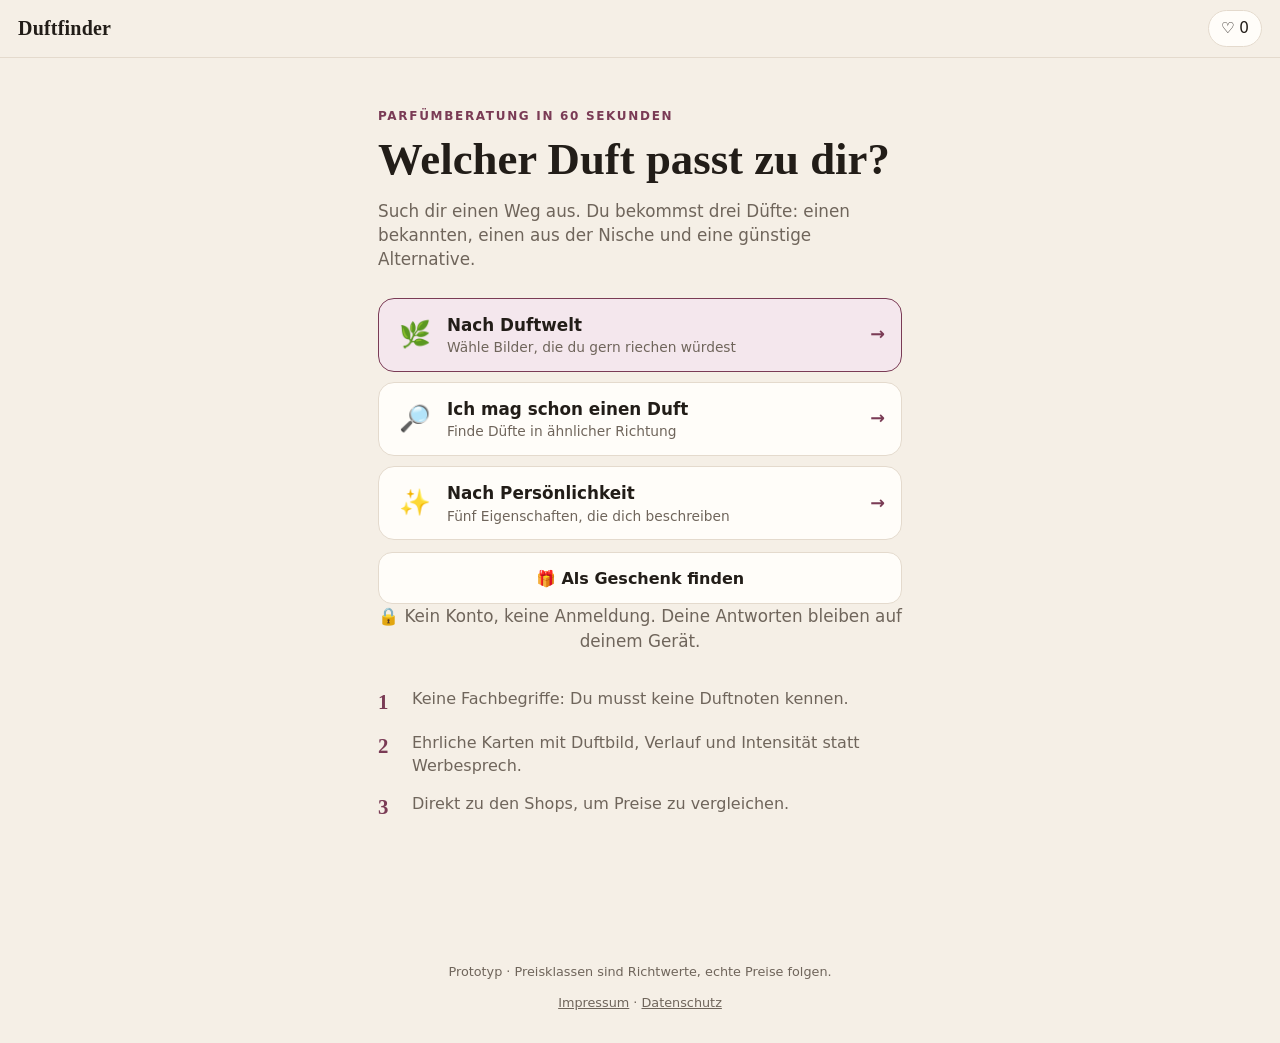
<file: index.html>
<!DOCTYPE html>
<html lang="de">
<head>
  <meta charset="utf-8">
  <meta name="viewport" content="width=device-width, initial-scale=1, viewport-fit=cover">
  <title>Duftfinder – Welcher Duft passt zu dir?</title>
  <meta name="description" content="Finde in 60 Sekunden das Parfüm, das zu deinem Charakter, Anlass und Budget passt.">
  <meta name="theme-color" content="#f5efe6" media="(prefers-color-scheme: light)">
  <meta name="theme-color" content="#15120f" media="(prefers-color-scheme: dark)">
  <meta name="color-scheme" content="light dark">
  <link rel="manifest" href="manifest.json">
  <link rel="icon" href="icon-192.png" type="image/png">
  <link rel="apple-touch-icon" href="apple-touch-icon.png">
  <meta name="apple-mobile-web-app-capable" content="yes">
  <meta name="apple-mobile-web-app-status-bar-style" content="default">
  <meta name="apple-mobile-web-app-title" content="Duftfinder">
  <link rel="stylesheet" href="style.css">
</head>
<body>
  <header class="topbar">
    <button class="brand" data-action="home" aria-label="Zur Startseite">Duftfinder</button>
    <button class="saved-link" data-action="merkliste" aria-label="Merkliste öffnen">♡ <span id="saved-count">0</span></button>
  </header>

  <main id="app" aria-live="polite"></main>

  <footer class="footer">
    <p>Prototyp · Preisklassen sind Richtwerte, echte Preise folgen.</p>
    <p><a href="impressum.html">Impressum</a> · <a href="datenschutz.html">Datenschutz</a></p>
  </footer>

  <script src="data.js"></script>
  <script src="duftbilder.js"></script>
  <script src="match.js"></script>
  <script src="app.js"></script>
  <script>
    if ("serviceWorker" in navigator && location.protocol === "https:") {
      navigator.serviceWorker.register("sw.js").catch(() => {});
    }
  </script>
</body>
</html>
</file>
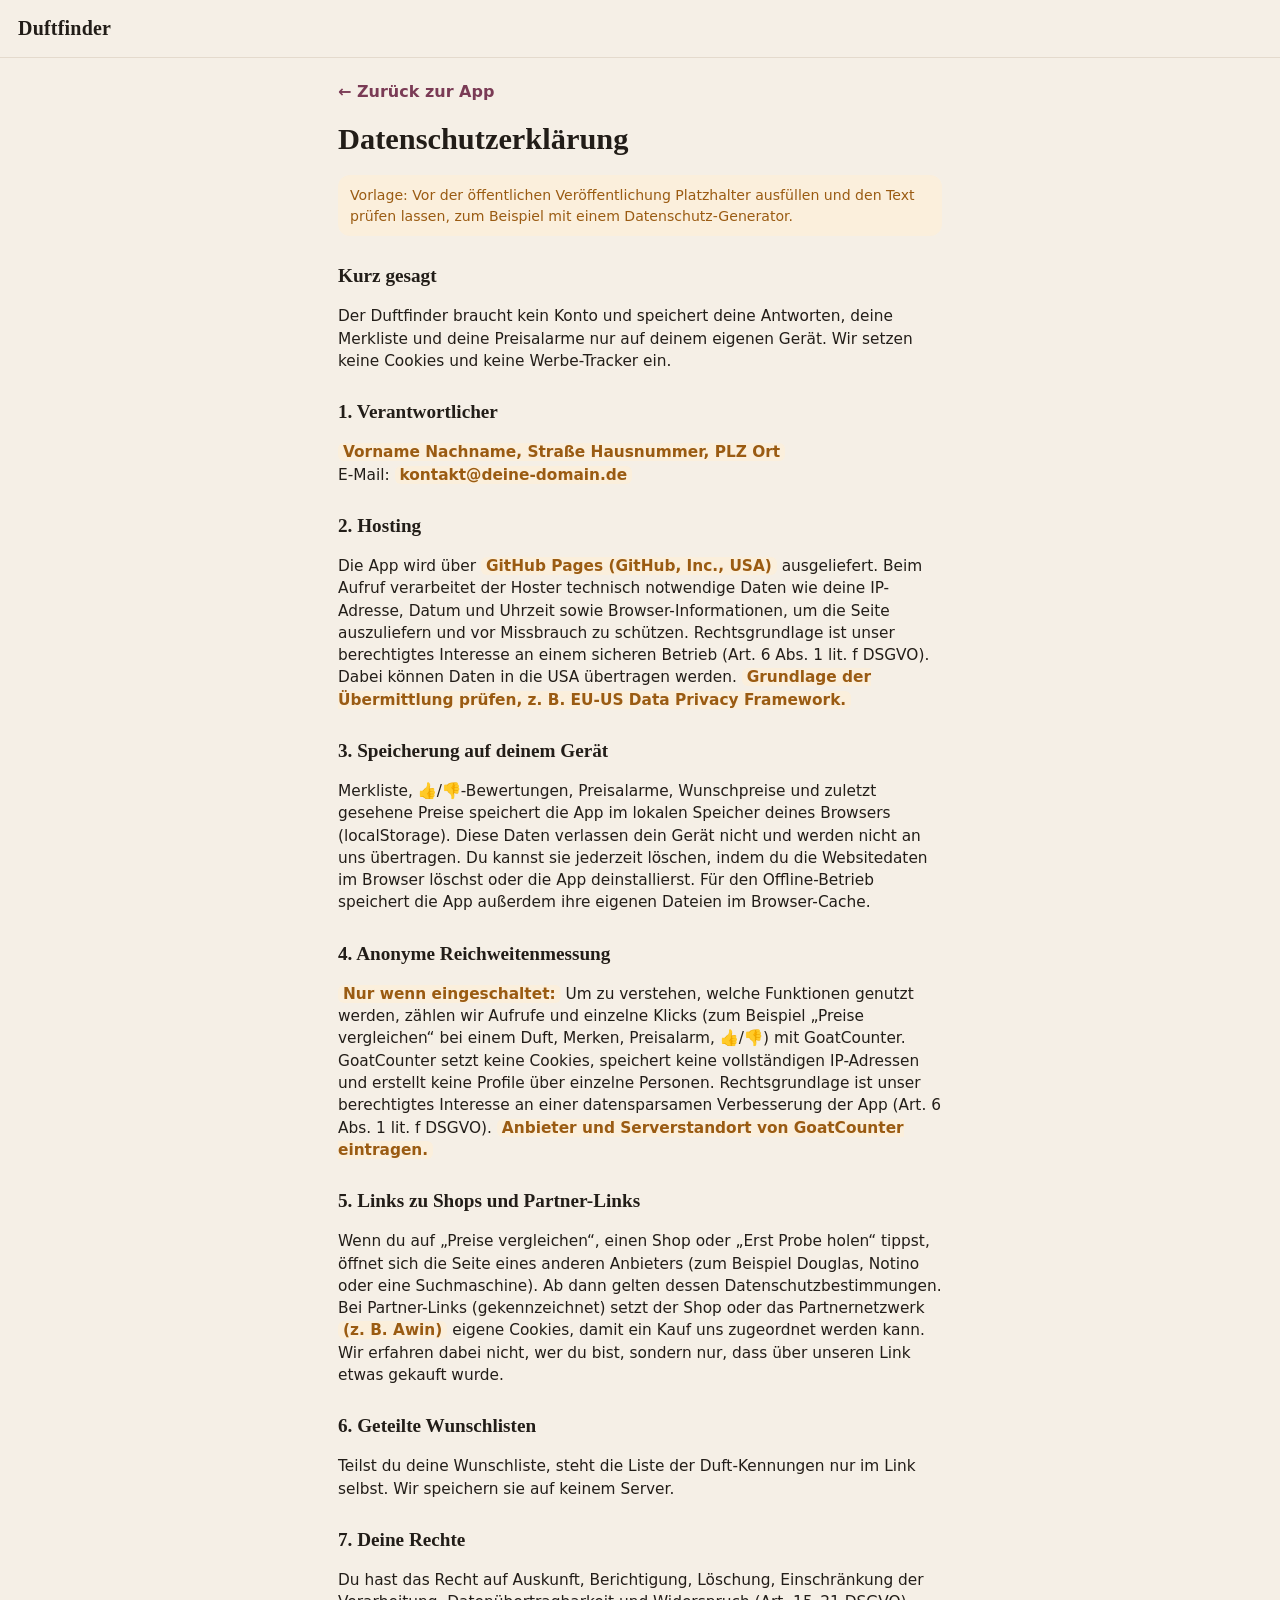
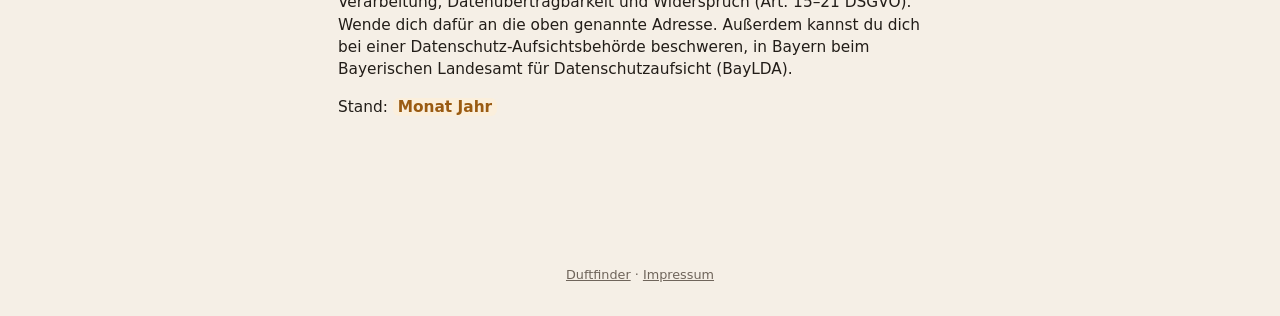
<file: datenschutz.html>
<!DOCTYPE html>
<html lang="de">
<head>
  <meta charset="utf-8">
  <meta name="viewport" content="width=device-width, initial-scale=1, viewport-fit=cover">
  <title>Datenschutz – Duftfinder</title>
  <meta name="robots" content="noindex">
  <meta name="color-scheme" content="light dark">
  <link rel="icon" href="icon-192.png" type="image/png">
  <link rel="stylesheet" href="style.css">
</head>
<body>
  <header class="topbar"><a class="brand" href="./" style="text-decoration:none;color:inherit">Duftfinder</a></header>
  <main class="rechtstext">
    <a class="zurueck" href="./">← Zurück zur App</a>
    <h1>Datenschutzerklärung</h1>

    <!-- VOR DER VERÖFFENTLICHUNG: Platzhalter ausfüllen, Text prüfen (z. B. mit einem Datenschutz-Generator) und diesen Hinweis-Kasten löschen. -->
    <p class="hinweis">Vorlage: Vor der öffentlichen Veröffentlichung Platzhalter ausfüllen und den Text prüfen lassen, zum Beispiel mit einem Datenschutz-Generator.</p>

    <h2>Kurz gesagt</h2>
    <p>Der Duftfinder braucht kein Konto und speichert deine Antworten, deine Merkliste und deine Preisalarme nur auf deinem eigenen Gerät. Wir setzen keine Cookies und keine Werbe-Tracker ein.</p>

    <h2>1. Verantwortlicher</h2>
    <p><span class="platzhalter">Vorname Nachname, Straße Hausnummer, PLZ Ort</span><br>
    E-Mail: <span class="platzhalter">kontakt@deine-domain.de</span></p>

    <h2>2. Hosting</h2>
    <p>Die App wird über <span class="platzhalter">GitHub Pages (GitHub, Inc., USA)</span> ausgeliefert. Beim Aufruf verarbeitet der Hoster technisch notwendige Daten wie deine IP-Adresse, Datum und Uhrzeit sowie Browser-Informationen, um die Seite auszuliefern und vor Missbrauch zu schützen. Rechtsgrundlage ist unser berechtigtes Interesse an einem sicheren Betrieb (Art. 6 Abs. 1 lit. f DSGVO). Dabei können Daten in die USA übertragen werden. <span class="platzhalter">Grundlage der Übermittlung prüfen, z. B. EU-US Data Privacy Framework.</span></p>

    <h2>3. Speicherung auf deinem Gerät</h2>
    <p>Merkliste, 👍/👎-Bewertungen, Preisalarme, Wunschpreise und zuletzt gesehene Preise speichert die App im lokalen Speicher deines Browsers (localStorage). Diese Daten verlassen dein Gerät nicht und werden nicht an uns übertragen. Du kannst sie jederzeit löschen, indem du die Websitedaten im Browser löschst oder die App deinstallierst. Für den Offline-Betrieb speichert die App außerdem ihre eigenen Dateien im Browser-Cache.</p>

    <h2>4. Anonyme Reichweitenmessung</h2>
    <p><span class="platzhalter">Nur wenn eingeschaltet:</span> Um zu verstehen, welche Funktionen genutzt werden, zählen wir Aufrufe und einzelne Klicks (zum Beispiel „Preise vergleichen“ bei einem Duft, Merken, Preisalarm, 👍/👎) mit GoatCounter. GoatCounter setzt keine Cookies, speichert keine vollständigen IP-Adressen und erstellt keine Profile über einzelne Personen. Rechtsgrundlage ist unser berechtigtes Interesse an einer datensparsamen Verbesserung der App (Art. 6 Abs. 1 lit. f DSGVO). <span class="platzhalter">Anbieter und Serverstandort von GoatCounter eintragen.</span></p>

    <h2>5. Links zu Shops und Partner-Links</h2>
    <p>Wenn du auf „Preise vergleichen“, einen Shop oder „Erst Probe holen“ tippst, öffnet sich die Seite eines anderen Anbieters (zum Beispiel Douglas, Notino oder eine Suchmaschine). Ab dann gelten dessen Datenschutzbestimmungen. Bei Partner-Links (gekennzeichnet) setzt der Shop oder das Partnernetzwerk <span class="platzhalter">(z. B. Awin)</span> eigene Cookies, damit ein Kauf uns zugeordnet werden kann. Wir erfahren dabei nicht, wer du bist, sondern nur, dass über unseren Link etwas gekauft wurde.</p>

    <h2>6. Geteilte Wunschlisten</h2>
    <p>Teilst du deine Wunschliste, steht die Liste der Duft-Kennungen nur im Link selbst. Wir speichern sie auf keinem Server.</p>

    <h2>7. Deine Rechte</h2>
    <p>Du hast das Recht auf Auskunft, Berichtigung, Löschung, Einschränkung der Verarbeitung, Datenübertragbarkeit und Widerspruch (Art. 15–21 DSGVO). Wende dich dafür an die oben genannte Adresse. Außerdem kannst du dich bei einer Datenschutz-Aufsichtsbehörde beschweren, in Bayern beim Bayerischen Landesamt für Datenschutzaufsicht (BayLDA).</p>

    <p>Stand: <span class="platzhalter">Monat Jahr</span></p>
  </main>
  <footer class="footer"><p><a href="./">Duftfinder</a> · <a href="impressum.html">Impressum</a></p></footer>
</body>
</html>
</file>
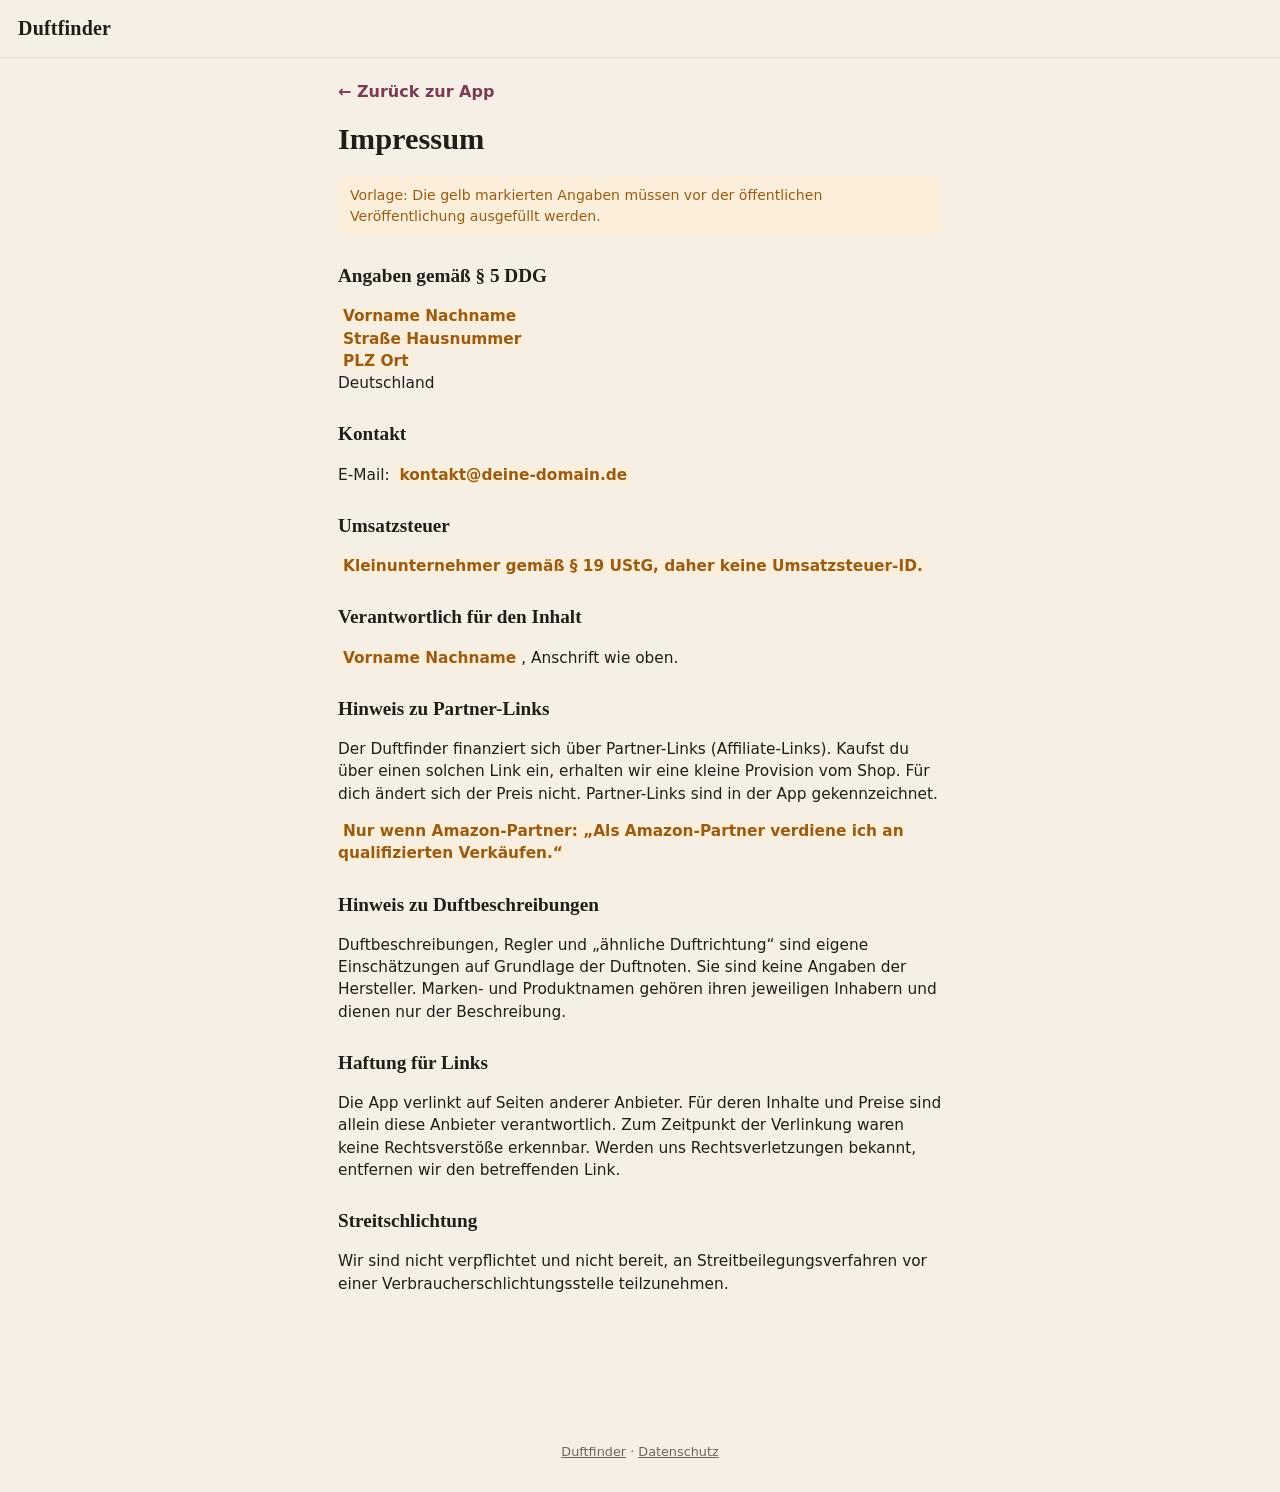
<file: impressum.html>
<!DOCTYPE html>
<html lang="de">
<head>
  <meta charset="utf-8">
  <meta name="viewport" content="width=device-width, initial-scale=1, viewport-fit=cover">
  <title>Impressum – Duftfinder</title>
  <meta name="robots" content="noindex">
  <meta name="color-scheme" content="light dark">
  <link rel="icon" href="icon-192.png" type="image/png">
  <link rel="stylesheet" href="style.css">
</head>
<body>
  <header class="topbar"><a class="brand" href="./" style="text-decoration:none;color:inherit">Duftfinder</a></header>
  <main class="rechtstext">
    <a class="zurueck" href="./">← Zurück zur App</a>
    <h1>Impressum</h1>

    <!-- VOR DER VERÖFFENTLICHUNG AUSFÜLLEN: alle gelb markierten Platzhalter ersetzen und diesen Hinweis-Kasten löschen. -->
    <p class="hinweis">Vorlage: Die gelb markierten Angaben müssen vor der öffentlichen Veröffentlichung ausgefüllt werden.</p>

    <h2>Angaben gemäß § 5 DDG</h2>
    <p>
      <span class="platzhalter">Vorname Nachname</span><br>
      <span class="platzhalter">Straße Hausnummer</span><br>
      <span class="platzhalter">PLZ Ort</span><br>
      Deutschland
    </p>

    <h2>Kontakt</h2>
    <p>E-Mail: <span class="platzhalter">kontakt@deine-domain.de</span></p>

    <h2>Umsatzsteuer</h2>
    <p><span class="platzhalter">Kleinunternehmer gemäß § 19 UStG, daher keine Umsatzsteuer-ID.</span></p>

    <h2>Verantwortlich für den Inhalt</h2>
    <p><span class="platzhalter">Vorname Nachname</span>, Anschrift wie oben.</p>

    <h2>Hinweis zu Partner-Links</h2>
    <p>Der Duftfinder finanziert sich über Partner-Links (Affiliate-Links). Kaufst du über einen solchen Link ein, erhalten wir eine kleine Provision vom Shop. Für dich ändert sich der Preis nicht. Partner-Links sind in der App gekennzeichnet.</p>
    <p><span class="platzhalter">Nur wenn Amazon-Partner: „Als Amazon-Partner verdiene ich an qualifizierten Verkäufen.“</span></p>

    <h2>Hinweis zu Duftbeschreibungen</h2>
    <p>Duftbeschreibungen, Regler und „ähnliche Duftrichtung“ sind eigene Einschätzungen auf Grundlage der Duftnoten. Sie sind keine Angaben der Hersteller. Marken- und Produktnamen gehören ihren jeweiligen Inhabern und dienen nur der Beschreibung.</p>

    <h2>Haftung für Links</h2>
    <p>Die App verlinkt auf Seiten anderer Anbieter. Für deren Inhalte und Preise sind allein diese Anbieter verantwortlich. Zum Zeitpunkt der Verlinkung waren keine Rechtsverstöße erkennbar. Werden uns Rechtsverletzungen bekannt, entfernen wir den betreffenden Link.</p>

    <h2>Streitschlichtung</h2>
    <p>Wir sind nicht verpflichtet und nicht bereit, an Streitbeilegungsverfahren vor einer Verbraucherschlichtungsstelle teilzunehmen.</p>
  </main>
  <footer class="footer"><p><a href="./">Duftfinder</a> · <a href="datenschutz.html">Datenschutz</a></p></footer>
</body>
</html>
</file>
<file: style.css>
:root {
  --bg: #f5efe6;
  --paper: #fffdf9;
  --ink: #221d18;
  --muted: #6f655b;
  --line: #e4dacd;
  --accent: #7a3b55;
  --accent-ink: #ffffff;
  --accent-soft: #f4e7ed;
  --warn: #9a5b12;
  --warn-soft: #fbefdc;
  --serif: "Iowan Old Style", "Palatino Linotype", Palatino, "Book Antiqua", Georgia, serif;
  --sans: system-ui, -apple-system, "Segoe UI", Roboto, "Helvetica Neue", Arial, sans-serif;
  --radius: 18px;
  --bar: rgba(245, 239, 230, 0.92);
  --bar-clear: rgba(245, 239, 230, 0);
  --ok: #2e7d4f;
  --ok-soft: #e8f3ec;
  --ok-ink: #1f5c39;
  color-scheme: light;
}

/* Dunkelmodus: folgt automatisch der Einstellung am Handy */
@media (prefers-color-scheme: dark) {
  :root {
    --bg: #15120f;
    --paper: #211c18;
    --ink: #f1e9df;
    --muted: #b1a596;
    --line: #3a322b;
    --accent: #d68fab;
    --accent-ink: #1d1216;
    --accent-soft: #3a2430;
    --warn: #f0b56a;
    --warn-soft: #3a2c18;
    --bar: rgba(21, 18, 15, 0.92);
    --bar-clear: rgba(21, 18, 15, 0);
    --ok: #74d29c;
    --ok-soft: #17301f;
    --ok-ink: #95e2b4;
    color-scheme: dark;
  }
  .card-visual svg rect:first-child { fill: #0d0b09; }
}

* { box-sizing: border-box; }
html { -webkit-text-size-adjust: 100%; }
body {
  margin: 0;
  background: var(--bg);
  color: var(--ink);
  font-family: var(--sans);
  font-size: 16px;
  line-height: 1.45;
  min-height: 100vh;
  display: flex;
  flex-direction: column;
}
button { font: inherit; color: inherit; cursor: pointer; }
a { color: var(--accent); }

.topbar {
  position: sticky; top: 0; z-index: 5;
  display: flex; justify-content: space-between; align-items: center;
  padding: calc(10px + env(safe-area-inset-top)) 18px 10px;
  background: var(--bar);
  backdrop-filter: blur(8px);
  -webkit-backdrop-filter: blur(8px);
  border-bottom: 1px solid var(--line);
}
.brand { background: none; border: 0; padding: 4px 0; font-family: var(--serif); font-size: 1.25rem; font-weight: 600; letter-spacing: .01em; }
.saved-link { background: var(--paper); border: 1px solid var(--line); border-radius: 999px; padding: 6px 12px; font-size: .95rem; }

main { width: 100%; max-width: 560px; margin: 0 auto; padding: 22px 18px 120px; flex: 1; }
.footer { text-align: center; color: var(--muted); font-size: .8rem; padding: 0 18px calc(18px + env(safe-area-inset-bottom)); }

/* Start */
.hero { padding: 28px 0 8px; }
.hero .eyebrow { text-transform: uppercase; letter-spacing: .14em; font-size: .75rem; color: var(--accent); font-weight: 600; margin: 0 0 10px; }
.hero h1 { font-family: var(--serif); font-size: 2.35rem; line-height: 1.1; margin: 0 0 14px; font-weight: 600; }
.hero p { color: var(--muted); margin: 0 0 26px; font-size: 1.05rem; }
.hero-actions { display: grid; gap: 12px; }
.how { margin-top: 34px; display: grid; gap: 14px; }
.how div { display: flex; gap: 12px; align-items: flex-start; }
.how b { font-family: var(--serif); font-size: 1.3rem; color: var(--accent); min-width: 22px; }
.how span { color: var(--muted); }

/* Buttons */
.btn {
  display: inline-flex; justify-content: center; align-items: center; gap: 8px;
  min-height: 52px; padding: 12px 20px; border-radius: 14px;
  border: 1px solid var(--ink); background: var(--ink); color: var(--paper);
  font-weight: 600; font-size: 1rem; text-decoration: none;
}
.btn.secondary { background: var(--paper); color: var(--ink); border-color: var(--line); }
.btn.accent { background: var(--accent); border-color: var(--accent); color: var(--accent-ink); }
.btn:disabled { opacity: .35; cursor: default; }
.btn.small { min-height: 40px; padding: 8px 14px; font-size: .92rem; border-radius: 12px; }

/* Steps */
.progress { height: 4px; background: var(--line); border-radius: 4px; overflow: hidden; margin-bottom: 22px; }
.progress span { display: block; height: 100%; background: var(--accent); transition: width .3s ease; }
.step-label { color: var(--muted); font-size: .85rem; margin: 0 0 6px; }
.step h2 { font-family: var(--serif); font-size: 1.65rem; line-height: 1.2; margin: 0 0 6px; font-weight: 600; }
.step .hint { color: var(--muted); margin: 0 0 20px; }
.step h3 { font-size: .8rem; text-transform: uppercase; letter-spacing: .12em; color: var(--muted); margin: 26px 0 10px; }

.tiles { display: grid; grid-template-columns: 1fr 1fr; gap: 10px; }
.tiles.three { grid-template-columns: 1fr 1fr 1fr; }
.tiles.one { grid-template-columns: 1fr; }
.tile {
  text-align: left; background: var(--paper); border: 1.5px solid var(--line); border-radius: 14px;
  padding: 14px; min-height: 64px; display: flex; flex-direction: column; justify-content: center; gap: 2px;
  transition: border-color .15s, background .15s;
}
.tile strong { font-size: 1rem; }
.tile small { color: var(--muted); font-size: .82rem; line-height: 1.3; }
.tile.selected { border-color: var(--accent); background: var(--accent-soft); }
.tiles.three .tile { text-align: center; align-items: center; }

.chips { display: flex; flex-wrap: wrap; gap: 8px; }
.chip {
  background: var(--paper); border: 1.5px solid var(--line); border-radius: 999px;
  padding: 10px 15px; font-size: .97rem; transition: all .15s;
}
.chip.selected { background: var(--accent); border-color: var(--accent); color: var(--accent-ink); }
.chip:disabled { opacity: .4; cursor: default; }
.counter { margin: 16px 0 0; color: var(--muted); font-size: .92rem; }
.counter b { color: var(--ink); }

.navrow {
  position: fixed; left: 0; right: 0; bottom: 0; z-index: 4;
  padding: 12px 18px calc(12px + env(safe-area-inset-bottom));
  background: linear-gradient(to top, var(--bg) 70%, var(--bar-clear));
}
.navrow-inner { max-width: 560px; margin: 0 auto; display: grid; grid-template-columns: auto 1fr; gap: 10px; }

/* Results */
.result-head h2 { font-family: var(--serif); font-size: 1.75rem; margin: 6px 0 6px; font-weight: 600; }
.result-head p { color: var(--muted); margin: 0 0 18px; }
.summary-tags { display: flex; flex-wrap: wrap; gap: 6px; margin: 0 0 22px; }
.summary-tags span { background: var(--paper); border: 1px solid var(--line); border-radius: 999px; padding: 4px 10px; font-size: .8rem; color: var(--muted); }

.cards { display: grid; gap: 18px; }
.card { background: var(--paper); border: 1px solid var(--line); border-radius: var(--radius); overflow: hidden; box-shadow: 0 1px 2px rgba(34, 29, 24, .04); }
.card-visual { position: relative; height: 150px; display: flex; align-items: center; justify-content: center; }
.produktbild { max-height: 130px; max-width: 60%; object-fit: contain; filter: drop-shadow(0 6px 10px rgba(0,0,0,.12)); }
.slot { z-index: 1; position: absolute; top: 12px; left: 12px; background: var(--paper); border-radius: 999px; padding: 4px 10px; font-size: .75rem; font-weight: 700; letter-spacing: .03em; }
.over { z-index: 1; position: absolute; top: 12px; right: 12px; background: var(--warn-soft); color: var(--warn); border-radius: 999px; padding: 4px 10px; font-size: .75rem; font-weight: 600; }
.card-body { padding: 16px 18px 18px; }
.card-brand { color: var(--muted); font-size: .82rem; text-transform: uppercase; letter-spacing: .1em; margin: 0; }
.card-name { font-family: var(--serif); font-size: 1.45rem; line-height: 1.2; margin: 2px 0 14px; font-weight: 600; }

.notes { display: grid; grid-template-columns: repeat(4, 1fr); gap: 6px; margin-bottom: 14px; }
.note { text-align: center; background: var(--bg); border-radius: 12px; padding: 8px 4px; }
.note .ico { font-size: 1.5rem; line-height: 1.2; display: block; }
.note .nm { font-size: .74rem; line-height: 1.2; display: block; margin-top: 2px; overflow-wrap: anywhere; }
.note .pos { font-size: .64rem; color: var(--muted); text-transform: uppercase; letter-spacing: .08em; display: block; margin-top: 2px; }

.duftbild { font-family: var(--serif); font-style: italic; font-size: 1.05rem; line-height: 1.4; margin: -6px 0 10px; }
.aehnlich { font-size: .86rem; color: var(--muted); margin: 0 0 12px; }
.aehnlich b { color: var(--ink); font-weight: 600; }
.regler { display: grid; gap: 7px; margin: 0 0 14px; }
.regler-zeile { display: grid; grid-template-columns: 52px 1fr 52px; align-items: center; gap: 8px; font-size: .76rem; color: var(--muted); }
.regler-zeile span:last-child { text-align: right; }
.spur { position: relative; height: 6px; border-radius: 999px; background: linear-gradient(90deg, var(--line), var(--accent-soft), var(--line)); }
.spur i { position: absolute; top: 50%; width: 14px; height: 14px; margin-left: -7px; transform: translateY(-50%); border-radius: 50%; background: var(--accent); box-shadow: 0 0 0 3px var(--paper); }
.verlauf { border-left: 2px solid var(--line); margin: 0 0 14px 6px; padding-left: 14px; display: grid; gap: 10px; }
.verlauf-zeile { position: relative; }
.verlauf-zeile::before { content: ""; position: absolute; left: -21px; top: 5px; width: 10px; height: 10px; border-radius: 50%; background: var(--paper); border: 2px solid var(--accent); }
.vz-kopf { display: flex; align-items: baseline; gap: 8px; }
.vz-zeit { font-size: .72rem; color: var(--muted); text-transform: uppercase; letter-spacing: .08em; }
.vz-wort { font-weight: 600; font-size: .92rem; }
.vz-noten { display: flex; flex-wrap: wrap; gap: 6px; margin-top: 4px; }
.vz-note { background: var(--bg); border-radius: 999px; padding: 3px 10px 3px 7px; font-size: .82rem; display: inline-flex; gap: 5px; align-items: center; }
.shops a.probe { background: var(--accent-soft); font-weight: 600; padding: 11px 12px; border-radius: 12px; border-bottom: 0; margin-bottom: 4px; }
.facts { display: grid; grid-template-columns: 1fr 1fr; gap: 8px 14px; margin: 0 0 14px; }
.facts div { min-width: 0; }
.facts dt { font-size: .72rem; color: var(--muted); text-transform: uppercase; letter-spacing: .08em; }
.facts dd { margin: 1px 0 0; font-size: .95rem; }
.dots { letter-spacing: 2px; color: var(--accent); }
.dots i { color: var(--line); font-style: normal; }

.why { background: var(--accent-soft); border-radius: 12px; padding: 10px 12px; font-size: .93rem; margin: 0 0 14px; }
.card-actions { display: grid; grid-template-columns: 1fr auto auto auto; gap: 8px; align-items: center; }
.card-actions .btn { white-space: nowrap; padding: 8px 10px; font-size: .9rem; min-height: 44px; }
.icon-btn { background: var(--paper); border: 1px solid var(--line); border-radius: 12px; width: 44px; height: 44px; font-size: 1.1rem; display: inline-flex; align-items: center; justify-content: center; }
.icon-btn.on { background: var(--accent-soft); border-color: var(--accent); }

.shops { display: none; margin-top: 12px; border-top: 1px solid var(--line); padding-top: 10px; }
.shops.open { display: block; }
.shops a { display: flex; justify-content: space-between; align-items: center; padding: 11px 2px; border-bottom: 1px solid var(--line); text-decoration: none; color: var(--ink); }
.shops a:last-of-type { border-bottom: 0; }
.shops a span { color: var(--accent); font-weight: 600; font-size: .9rem; }
.shops p { color: var(--muted); font-size: .78rem; margin: 8px 0 0; }

.ad { border: 1.5px dashed var(--line); border-radius: var(--radius); padding: 16px 18px; color: var(--muted); background: var(--paper); }
.ad small { text-transform: uppercase; letter-spacing: .12em; font-size: .68rem; font-weight: 700; }
.ad p { margin: 6px 0 0; font-size: .92rem; }

.more { margin-top: 28px; }
.more h3 { font-family: var(--serif); font-size: 1.25rem; margin: 0 0 10px; font-weight: 600; }
.more-item { background: var(--paper); border: 1px solid var(--line); border-radius: 14px; padding: 12px 14px; margin-bottom: 8px; }
.more-item .row { display: flex; justify-content: space-between; gap: 10px; align-items: baseline; }
.more-item b { font-weight: 600; }
.more-item .meta { color: var(--muted); font-size: .82rem; white-space: nowrap; }
.more-item p { margin: 4px 0 0; color: var(--muted); font-size: .86rem; }
.more-item .shops { margin-top: 8px; }

.end-actions { display: grid; gap: 10px; margin-top: 26px; }
.empty { text-align: center; color: var(--muted); padding: 40px 10px; }

/* Merkliste & Preisalarm (v4) */
.saved-link { position: relative; }
.saved-link.ping::after { content: ""; position: absolute; top: 2px; right: 2px; width: 9px; height: 9px; border-radius: 50%; background: #c0392b; box-shadow: 0 0 0 2px var(--bg); }
.alarm-banner { display: flex; justify-content: space-between; align-items: center; gap: 10px; width: 100%; text-align: left; background: var(--accent-soft); border: 1px solid var(--accent); color: var(--ink); border-radius: 14px; padding: 12px 14px; font-weight: 600; font-size: .93rem; margin-bottom: 6px; }
.alarm-banner span { color: var(--accent); white-space: nowrap; font-size: .88rem; }
.ml-liste { display: grid; gap: 12px; }
.ml-item { background: var(--paper); border: 1px solid var(--line); border-radius: var(--radius); padding: 12px 14px 14px; }
.ml-item.hit { border-color: var(--accent); box-shadow: 0 0 0 2px var(--accent-soft); }
.ml-top { display: grid; grid-template-columns: 58px 1fr auto; gap: 12px; align-items: start; }
.ml-bild { width: 58px; height: 72px; border-radius: 12px; display: flex; align-items: center; justify-content: center; overflow: hidden; }
.ml-bild svg { width: 44px; height: 57px; }
.ml-bild .produktbild { max-height: 64px; max-width: 52px; }
.ml-text { min-width: 0; }
.ml-name { font-family: var(--serif); font-size: 1.12rem; font-weight: 600; display: block; line-height: 1.2; }
.ml-bildtext { font-family: var(--serif); font-style: italic; font-size: .88rem; color: var(--muted); margin: 3px 0 4px; line-height: 1.35; }
.ml-preis { font-size: .86rem; font-weight: 600; }
.ml-preis.leise { font-weight: 400; color: var(--muted); }
.ml-preis.gefallen { color: var(--ok); }
.ml-preis s { color: var(--muted); font-weight: 400; margin-left: 4px; }
.ml-x { background: none; border: 0; color: var(--muted); font-size: 1rem; width: 32px; height: 32px; border-radius: 50%; }
.alarm-btn { background: var(--bg); border: 1px solid var(--line); border-radius: 999px; padding: 7px 12px; font-size: .85rem; margin-top: 10px; }
.alarm-btn.on { background: var(--accent-soft); border-color: var(--accent); font-weight: 600; margin-top: 0; }
.alarm-an { display: flex; flex-wrap: wrap; align-items: center; gap: 8px 12px; margin-top: 10px; font-size: .85rem; color: var(--muted); }
.alarm-an input { width: 74px; font: inherit; font-size: 16px; padding: 5px 8px; border: 1px solid var(--line); border-radius: 10px; background: var(--paper); color: var(--ink); }
.ml-actions { display: grid; grid-template-columns: 1fr auto; gap: 8px; margin-top: 12px; }
.ml-details { display: none; margin-top: 12px; }
.ml-details.open { display: block; }
.ml-details .card { box-shadow: none; }
.shops a.bester { background: var(--ok-soft); color: var(--ok-ink); font-weight: 700; padding: 11px 12px; border-radius: 12px; border-bottom: 0; margin-bottom: 4px; }
.shops a.bester span { color: var(--ok-ink); }
.tipp { color: var(--muted); font-size: .85rem; margin: 0; text-align: center; }

/* Duft-Suche (v5) */
.btn-link { background: none; border: 0; padding: 10px 0 0; color: var(--muted); font-size: .95rem; text-align: center; }
.btn-link b { color: var(--accent); font-weight: 600; }
.suchfeld { width: 100%; font: inherit; font-size: 17px; padding: 14px 16px; border: 1.5px solid var(--line); border-radius: 14px; background: var(--paper); color: var(--ink); margin: 0 0 14px; outline: none; }
.suchfeld:focus { border-color: var(--accent); }
.treffer { display: grid; gap: 8px; }
.treffer .chips { margin-top: 2px; }
.treffer-titel { font-size: .75rem; text-transform: uppercase; letter-spacing: .12em; color: var(--muted); margin: 4px 0 6px; }
.treffer-zeile { display: flex; justify-content: space-between; align-items: center; gap: 10px; text-align: left; background: var(--paper); border: 1px solid var(--line); border-radius: 14px; padding: 11px 14px; }
.treffer-zeile small { display: block; color: var(--muted); font-size: .74rem; text-transform: uppercase; letter-spacing: .08em; }
.treffer-zeile b { font-family: var(--serif); font-size: 1.08rem; font-weight: 600; }
.treffer-zeile .pfeil { color: var(--accent); font-weight: 700; }
.basis { background: var(--paper); border: 1px solid var(--line); border-radius: 14px; padding: 10px 14px; margin: 4px 0 12px; display: grid; gap: 2px; }
.basis small { color: var(--muted); font-size: .72rem; text-transform: uppercase; letter-spacing: .1em; }
.basis b { font-weight: 600; }
.basis i { font-family: var(--serif); color: var(--muted); font-size: .92rem; }

/* Fußzeile und Rechtstexte */
.footer a { color: var(--muted); }
.rechtstext { max-width: 640px; }
.rechtstext h1 { font-family: var(--serif); font-size: 1.9rem; margin: 6px 0 14px; font-weight: 600; }
.rechtstext h2 { font-family: var(--serif); font-size: 1.2rem; margin: 26px 0 6px; font-weight: 600; }
.rechtstext p, .rechtstext li { color: var(--ink); font-size: .96rem; }
.rechtstext .platzhalter { background: var(--warn-soft); color: var(--warn); border-radius: 6px; padding: 0 5px; font-weight: 600; }
.rechtstext .hinweis { background: var(--warn-soft); color: var(--warn); border-radius: 12px; padding: 10px 12px; font-size: .88rem; }
.zurueck { display: inline-block; margin-bottom: 8px; text-decoration: none; font-weight: 600; }

/* v6: Startwege, Duftwelten, Regler, Schalter */
.wege { display: grid; gap: 10px; margin: 6px 0 12px; }
.weg { display: grid; grid-template-columns: 40px 1fr auto; align-items: center; gap: 12px; text-align: left; background: var(--paper); border: 1.5px solid var(--line); border-radius: 16px; padding: 14px 16px; color: var(--ink); }
.weg.haupt { border-color: var(--accent); background: var(--accent-soft); }
.weg-icon { font-size: 1.6rem; line-height: 1; text-align: center; }
.weg-text { display: grid; gap: 2px; }
.weg-text b { font-size: 1.05rem; }
.weg-text small { color: var(--muted); font-size: .86rem; line-height: 1.3; }
.weg .pfeil { color: var(--accent); font-weight: 700; font-size: 1.1rem; }
.geschenk-btn { width: 100%; }
.privat { color: var(--muted); font-size: .85rem; text-align: center; margin: 12px 0 0; }

.tiles.welten .tile.welt { min-height: 104px; justify-content: flex-start; gap: 8px; padding: 13px; }
.welt-icon { font-size: 1.7rem; line-height: 1; }
.tile.welt strong { font-size: .93rem; font-weight: 600; line-height: 1.3; }
.tile:disabled { opacity: .45; cursor: default; }

.regel { background: var(--paper); border: 1px solid var(--line); border-radius: 16px; padding: 14px 16px 12px; }
.regel input[type=range] { width: 100%; height: 32px; margin: 0; accent-color: var(--accent); background: transparent; }
.regel-enden { display: flex; justify-content: space-between; font-size: .75rem; color: var(--muted); margin-top: -2px; }
.regel-wert { margin: 10px 0 0; display: grid; gap: 1px; }
.regel-wert b { font-family: var(--serif); font-size: 1.15rem; font-weight: 600; }
.regel-wert small { color: var(--muted); font-size: .86rem; }
.preis-wert { font-family: var(--serif); font-size: 2rem; font-weight: 600; margin: 0 0 4px; }
.preisfeld { display: flex; justify-content: space-between; align-items: center; gap: 10px; margin-top: 14px; padding-top: 12px; border-top: 1px solid var(--line); font-size: .92rem; color: var(--muted); }
.preisfeld span { display: flex; align-items: center; gap: 6px; color: var(--ink); }
.preisfeld input { width: 110px; font: inherit; font-size: 16px; padding: 8px 10px; border: 1.5px solid var(--line); border-radius: 10px; background: var(--bg); color: var(--ink); text-align: right; }
.preisfeld input:focus { outline: none; border-color: var(--accent); }
.regel.preis .counter { margin-top: 10px; }
.regel-enden.skala { position: relative; }
.regel-enden.skala .mitte { position: absolute; transform: translateX(-50%); }

.seg { display: grid; grid-auto-flow: column; grid-auto-columns: 1fr; background: var(--paper); border: 1.5px solid var(--line); border-radius: 14px; padding: 4px; gap: 4px; }
.seg button { background: none; border: 0; border-radius: 10px; padding: 10px 4px; font-size: .92rem; color: var(--ink); }
.seg button.selected { background: var(--accent); color: var(--accent-ink); font-weight: 600; }

.schalter { display: grid; grid-template-columns: 1fr auto; align-items: center; gap: 12px; margin-top: 22px; background: var(--paper); border: 1.5px solid var(--line); border-radius: 14px; padding: 13px 14px; cursor: pointer; }
.schalter input { position: absolute; opacity: 0; pointer-events: none; }
.schalter-text { display: grid; gap: 1px; }
.schalter-text small { color: var(--muted); font-size: .84rem; }
.schalter-knopf { width: 50px; height: 30px; border-radius: 999px; background: var(--line); position: relative; transition: background .15s; }
.schalter-knopf::after { content: ""; position: absolute; top: 3px; left: 3px; width: 24px; height: 24px; border-radius: 50%; background: var(--paper); box-shadow: 0 1px 3px rgba(0,0,0,.25); transition: transform .15s; }
.schalter input:checked ~ .schalter-knopf { background: var(--accent); }
.schalter input:checked ~ .schalter-knopf::after { transform: translateX(20px); }
.schalter input:focus-visible ~ .schalter-knopf { outline: 2px solid var(--accent); outline-offset: 2px; }

.shops .shops-titel { font-size: .72rem; text-transform: uppercase; letter-spacing: .1em; color: var(--muted); margin: 10px 0 4px; }
.shops .shops-titel:first-child { margin-top: 0; }
.shops a.angebot { font-weight: 600; }

@media (min-width: 520px) {
  .hero h1 { font-size: 2.8rem; }
  .card-visual { height: 170px; }
}
</file>
